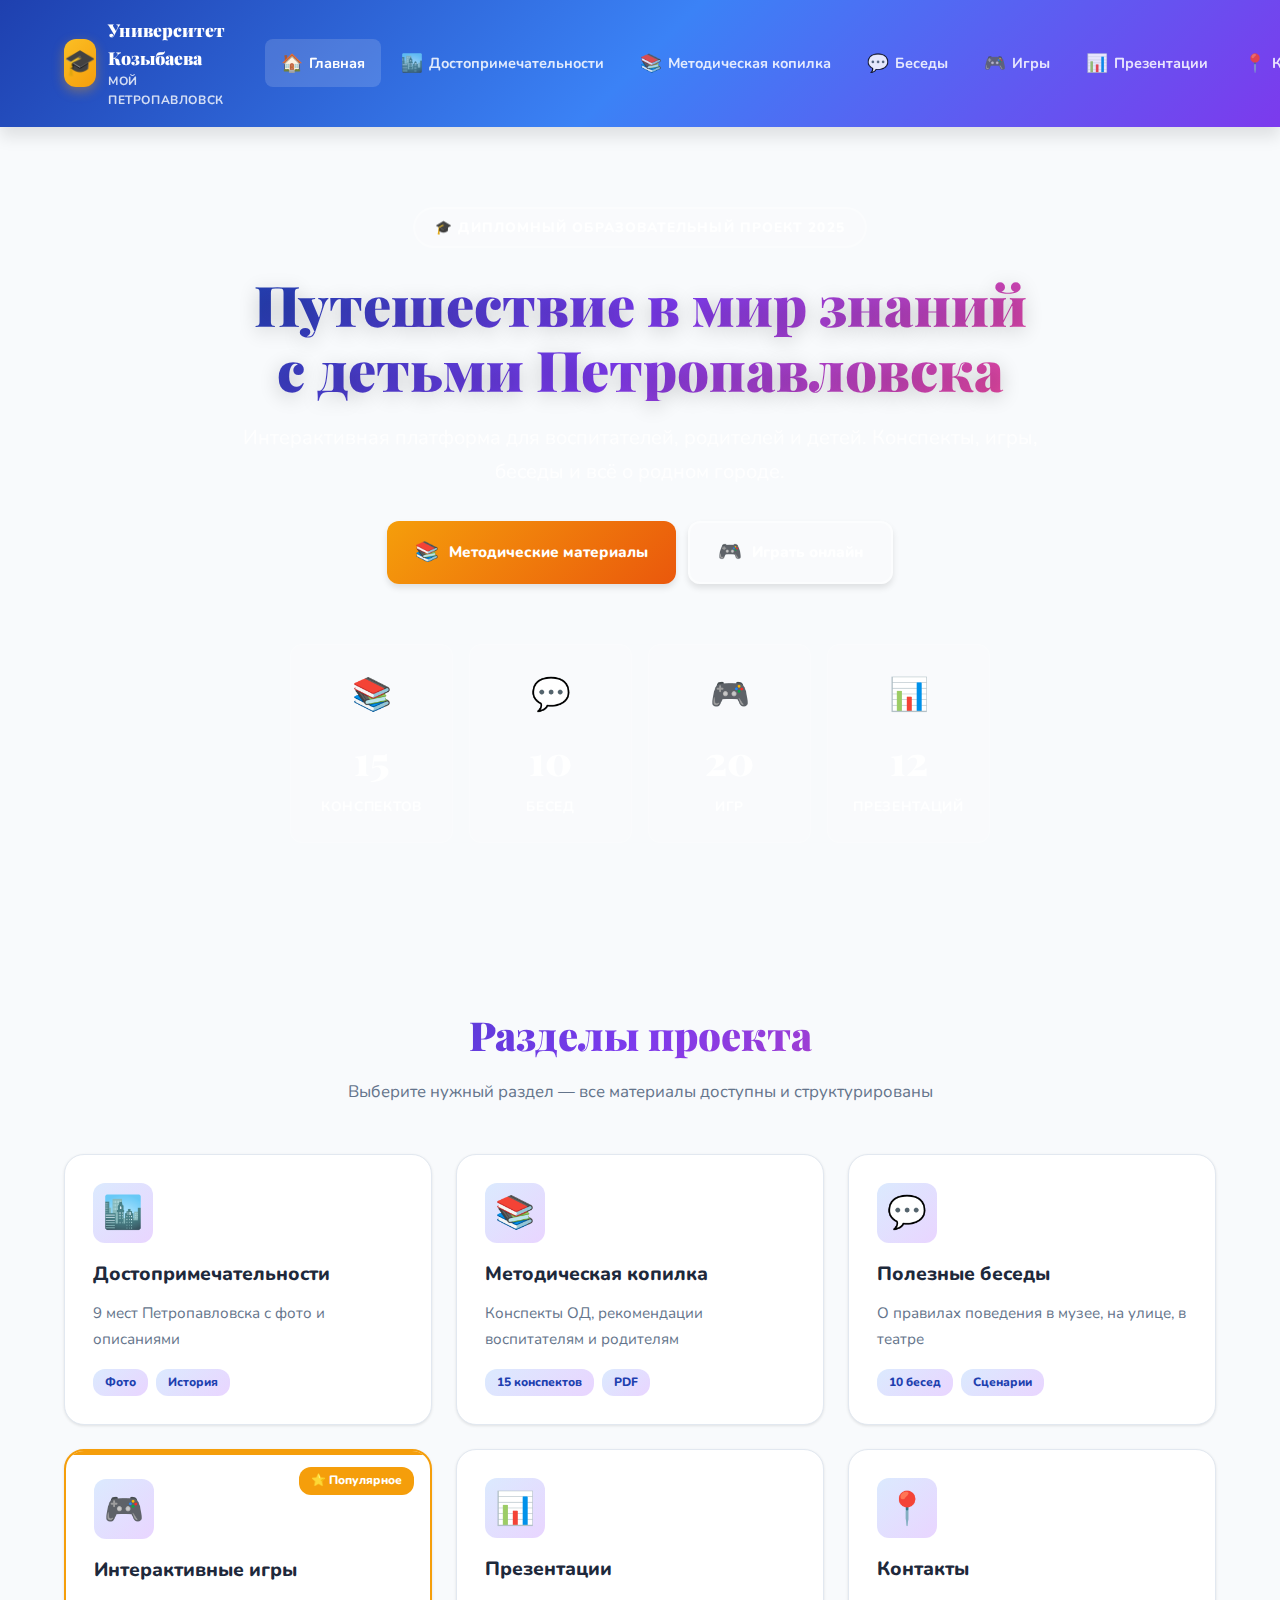
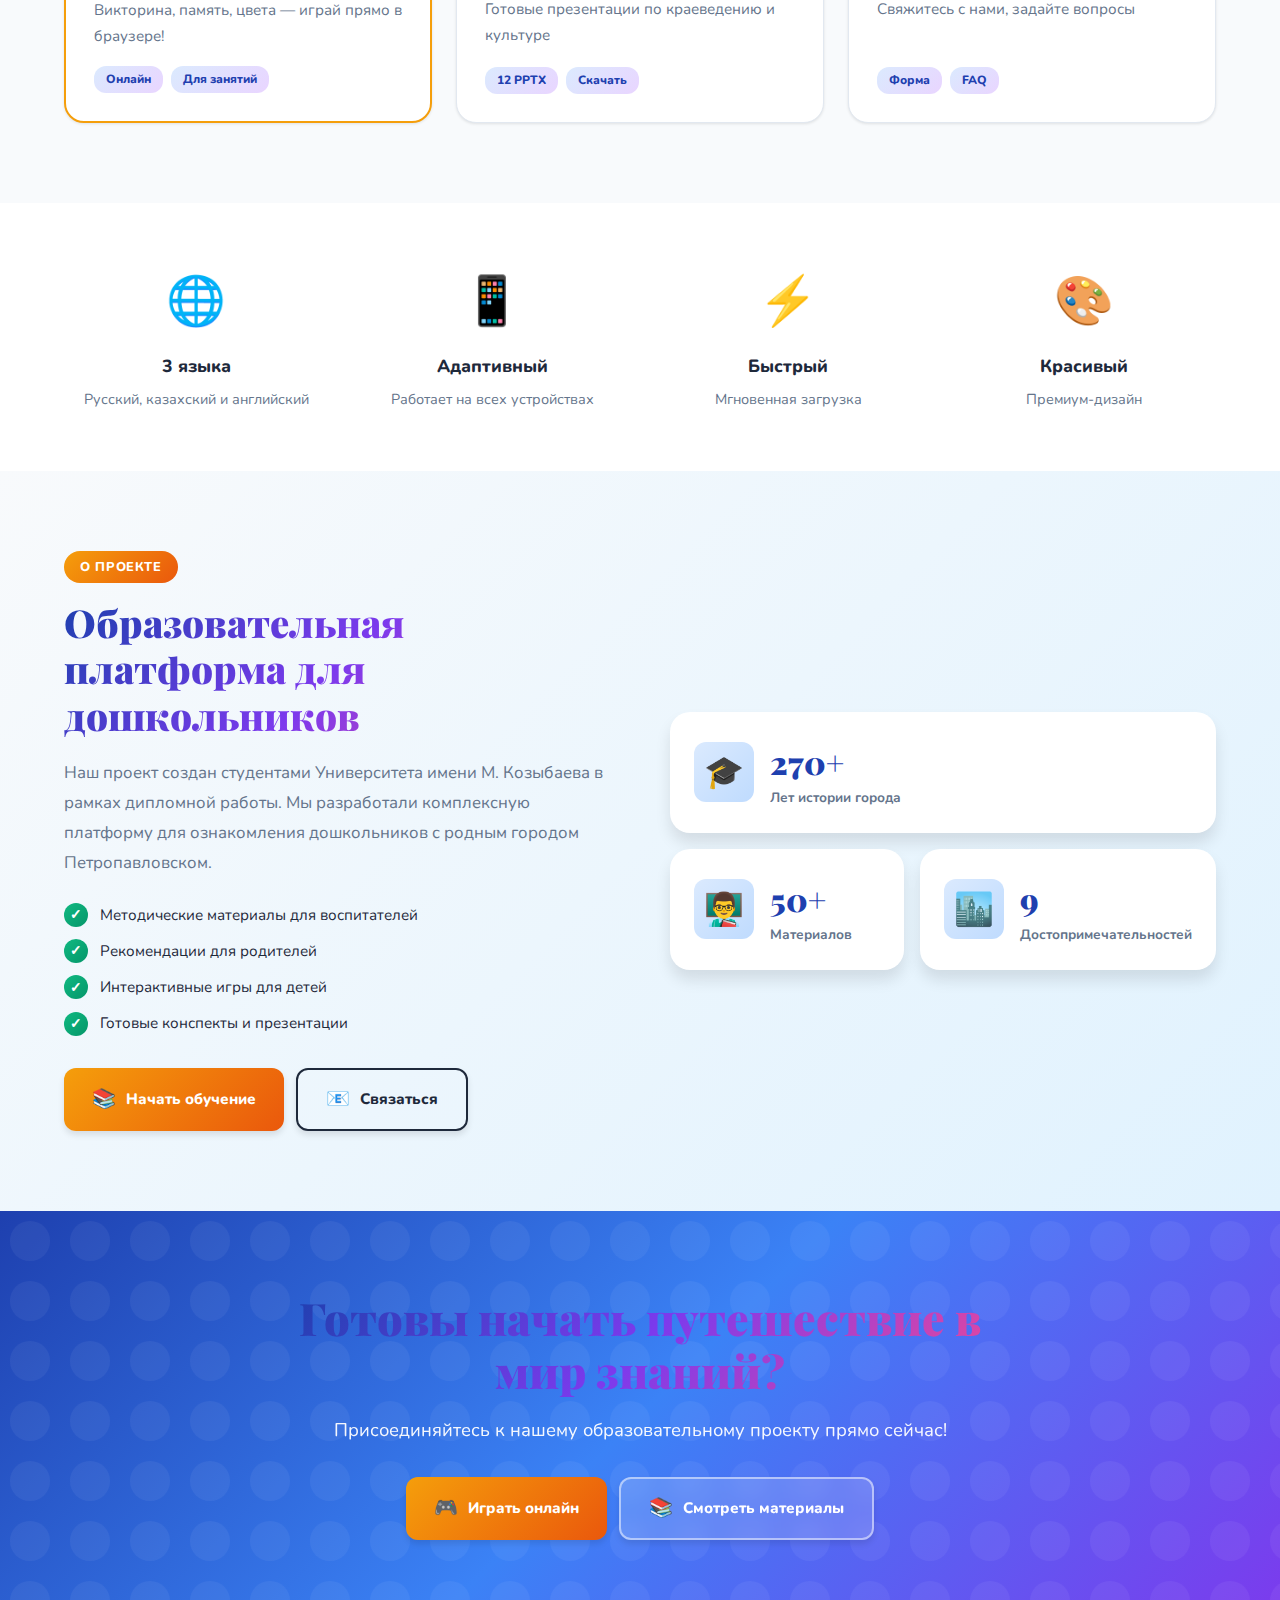
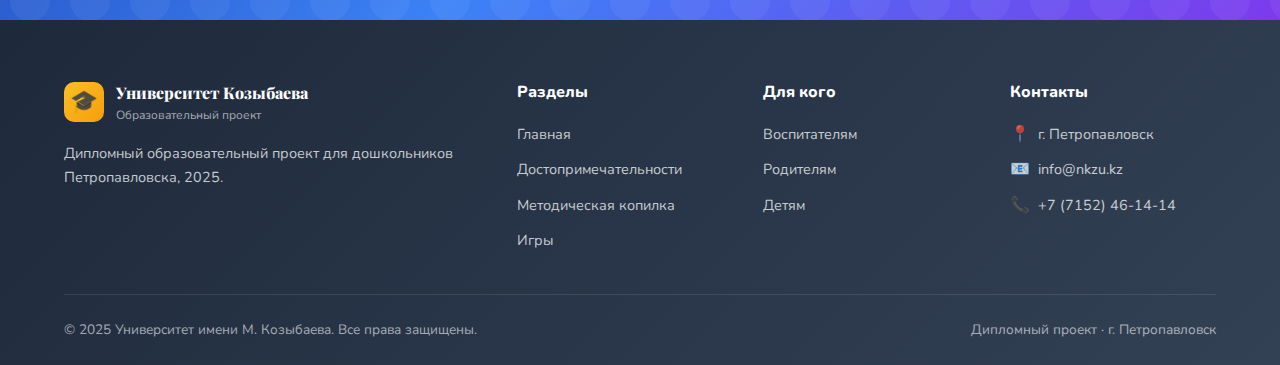
<file: index.html>
<!DOCTYPE html>
<html lang="ru">
<head>
  <meta charset="UTF-8">
  <meta name="viewport" content="width=device-width, initial-scale=1.0">
  <meta name="description" content="Образовательный проект для дошкольников Петропавловска — игры, конспекты, беседы, презентации о родном городе">
  <title>Мой Петропавловск — Образовательный проект для дошкольников</title>
  <link rel="stylesheet" href="styles.css">
</head>
<body>

<!-- ПРЕЛОАДЕР -->
<div class="preloader" id="preloader">
  <div class="preloader-content">
    <div class="preloader-logo">🎓</div>
    <div class="preloader-text">Загрузка...</div>
    <div class="preloader-bar"><div class="preloader-progress"></div></div>
  </div>
</div>

<header class="header" id="header">
  <div class="container">
    <div class="header-content">
      <a href="index.html" class="logo">
        <div class="logo-icon">🎓</div>
        <div class="logo-text">
          <div class="logo-title">Университет Козыбаева</div>
          <div class="logo-subtitle">Мой Петропавловск</div>
        </div>
      </a>
      
      <button class="mobile-menu-btn" id="mobileMenuBtn">
        <span></span>
        <span></span>
        <span></span>
      </button>
      
      <nav class="nav" id="mainNav">
        <a href="index.html" class="nav-link active"><span>🏠</span> Главная</a>
        <a href="sights.html" class="nav-link"><span>🏙️</span> Достопримечательности</a>
        <a href="methodical.html" class="nav-link"><span>📚</span> Методическая копилка</a>
        <a href="talks.html" class="nav-link"><span>💬</span> Беседы</a>
        <a href="games.html" class="nav-link"><span>🎮</span> Игры</a>
        <a href="presentations.html" class="nav-link"><span>📊</span> Презентации</a>
        <a href="contacts.html" class="nav-link"><span>📍</span> Контакты</a>
      </nav>
      
      <div class="lang-switch">
        <button class="lang-btn active" data-lang="ru">RU</button>
        <button class="lang-btn" data-lang="kz">KZ</button>
        <button class="lang-btn" data-lang="en">EN</button>
      </div>
    </div>
  </div>
</header>

<section class="hero">
  <div class="hero-bg"></div>
  <div class="container">
    <div class="hero-content">
      <div class="hero-badge">🎓 Дипломный образовательный проект 2025</div>
      <h1 class="hero-title">Путешествие в мир знаний с детьми Петропавловска</h1>
      <p class="hero-subtitle">Интерактивная платформа для воспитателей, родителей и детей. Конспекты, игры, беседы и всё о родном городе.</p>
      <div class="hero-btns">
        <a href="methodical.html" class="btn btn-primary"><span>📚</span> Методические материалы</a>
        <a href="games.html" class="btn btn-outline"><span>🎮</span> Играть онлайн</a>
      </div>
    </div>
    
    <div class="stats">
      <div class="stat"><div class="stat-icon">📚</div><div class="stat-num" data-count="15">15</div><div class="stat-label">Конспектов</div></div>
      <div class="stat"><div class="stat-icon">💬</div><div class="stat-num" data-count="10">10</div><div class="stat-label">Бесед</div></div>
      <div class="stat"><div class="stat-icon">🎮</div><div class="stat-num" data-count="20">20</div><div class="stat-label">Игр</div></div>
      <div class="stat"><div class="stat-icon">📊</div><div class="stat-num" data-count="12">12</div><div class="stat-label">Презентаций</div></div>
    </div>
  </div>
</section>

<section class="sections">
  <div class="container">
    <h2 class="section-title">Разделы проекта</h2>
    <p class="section-desc">Выберите нужный раздел — все материалы доступны и структурированы</p>
    
    <div class="sections-grid">
      <a href="sights.html" class="card">
        <div class="card-icon">🏙️</div>
        <h3>Достопримечательности</h3>
        <p>9 мест Петропавловска с фото и описаниями</p>
        <div class="card-tags"><span>Фото</span><span>История</span></div>
      </a>
      
      <a href="methodical.html" class="card">
        <div class="card-icon">📚</div>
        <h3>Методическая копилка</h3>
        <p>Конспекты ОД, рекомендации воспитателям и родителям</p>
        <div class="card-tags"><span>15 конспектов</span><span>PDF</span></div>
      </a>
      
      <a href="talks.html" class="card">
        <div class="card-icon">💬</div>
        <h3>Полезные беседы</h3>
        <p>О правилах поведения в музее, на улице, в театре</p>
        <div class="card-tags"><span>10 бесед</span><span>Сценарии</span></div>
      </a>
      
      <a href="games.html" class="card card-featured">
        <div class="featured-badge">⭐ Популярное</div>
        <div class="card-icon">🎮</div>
        <h3>Интерактивные игры</h3>
        <p>Викторина, память, цвета — играй прямо в браузере!</p>
        <div class="card-tags"><span>Онлайн</span><span>Для занятий</span></div>
      </a>
      
      <a href="presentations.html" class="card">
        <div class="card-icon">📊</div>
        <h3>Презентации</h3>
        <p>Готовые презентации по краеведению и культуре</p>
        <div class="card-tags"><span>12 PPTX</span><span>Скачать</span></div>
      </a>
      
      <a href="contacts.html" class="card">
        <div class="card-icon">📍</div>
        <h3>Контакты</h3>
        <p>Свяжитесь с нами, задайте вопросы</p>
        <div class="card-tags"><span>Форма</span><span>FAQ</span></div>
      </a>
    </div>
  </div>
</section>

<section class="features">
  <div class="container">
    <div class="features-grid">
      <div class="feature"><div class="feature-icon">🌐</div><h3>3 языка</h3><p>Русский, казахский и английский</p></div>
      <div class="feature"><div class="feature-icon">📱</div><h3>Адаптивный</h3><p>Работает на всех устройствах</p></div>
      <div class="feature"><div class="feature-icon">⚡</div><h3>Быстрый</h3><p>Мгновенная загрузка</p></div>
      <div class="feature"><div class="feature-icon">🎨</div><h3>Красивый</h3><p>Премиум-дизайн</p></div>
    </div>
  </div>
</section>

<!-- О ПРОЕКТЕ -->
<section class="about">
  <div class="container">
    <div class="about-grid">
      <div class="about-content">
        <span class="about-badge">О проекте</span>
        <h2 class="about-title">Образовательная платформа для дошкольников</h2>
        <p class="about-text">Наш проект создан студентами Университета имени М. Козыбаева в рамках дипломной работы. Мы разработали комплексную платформу для ознакомления дошкольников с родным городом Петропавловском.</p>
        <ul class="about-list">
          <li><span class="about-check">✓</span> Методические материалы для воспитателей</li>
          <li><span class="about-check">✓</span> Рекомендации для родителей</li>
          <li><span class="about-check">✓</span> Интерактивные игры для детей</li>
          <li><span class="about-check">✓</span> Готовые конспекты и презентации</li>
        </ul>
        <div class="about-btns">
          <a href="methodical.html" class="btn btn-primary"><span>📚</span> Начать обучение</a>
          <a href="contacts.html" class="btn btn-outline-dark"><span>📧</span> Связаться</a>
        </div>
      </div>
      <div class="about-image">
        <div class="about-card about-card-1">
          <div class="about-card-icon">🎓</div>
          <div class="about-card-text">
            <div class="about-card-num">270+</div>
            <div class="about-card-label">Лет истории города</div>
          </div>
        </div>
        <div class="about-card about-card-2">
          <div class="about-card-icon">👨‍🏫</div>
          <div class="about-card-text">
            <div class="about-card-num">50+</div>
            <div class="about-card-label">Материалов</div>
          </div>
        </div>
        <div class="about-card about-card-3">
          <div class="about-card-icon">🏙️</div>
          <div class="about-card-text">
            <div class="about-card-num">9</div>
            <div class="about-card-label">Достопримечательностей</div>
          </div>
        </div>
      </div>
    </div>
  </div>
</section>

<!-- ПРИЗЫВ К ДЕЙСТВИЮ -->
<section class="cta">
  <div class="container">
    <div class="cta-content">
      <h2 class="cta-title">Готовы начать путешествие в мир знаний?</h2>
      <p class="cta-text">Присоединяйтесь к нашему образовательному проекту прямо сейчас!</p>
      <div class="cta-btns">
        <a href="games.html" class="btn btn-primary btn-large"><span>🎮</span> Играть онлайн</a>
        <a href="methodical.html" class="btn btn-outline btn-large"><span>📚</span> Смотреть материалы</a>
      </div>
    </div>
  </div>
</section>

<footer class="footer">
  <div class="container">
    <div class="footer-grid">
      <div>
        <div class="footer-logo">
          <div class="footer-logo-icon">🎓</div>
          <div><div class="footer-logo-title">Университет Козыбаева</div><div class="footer-logo-sub">Образовательный проект</div></div>
        </div>
        <p class="footer-text">Дипломный образовательный проект для дошкольников Петропавловска, 2025.</p>
      </div>
      
      <div><h4>Разделы</h4><ul><li><a href="index.html">Главная</a></li><li><a href="sights.html">Достопримечательности</a></li><li><a href="methodical.html">Методическая копилка</a></li><li><a href="games.html">Игры</a></li></ul></div>
      <div><h4>Для кого</h4><ul><li><a href="methodical.html">Воспитателям</a></li><li><a href="methodical.html">Родителям</a></li><li><a href="games.html">Детям</a></li></ul></div>
      <div><h4>Контакты</h4><ul class="footer-contacts"><li><span>📍</span> г. Петропавловск</li><li><span>📧</span> info@nkzu.kz</li><li><span>📞</span> +7 (7152) 46-14-14</li></ul></div>
    </div>
    
    <div class="footer-bottom">
      <p>© 2025 Университет имени М. Козыбаева. Все права защищены.</p>
      <p>Дипломный проект · г. Петропавловск</p>
    </div>
  </div>
</footer>

<button class="scroll-top" id="scrollTop">↑</button>

<script src="script.js"></script>
</body>
</html>
</file>
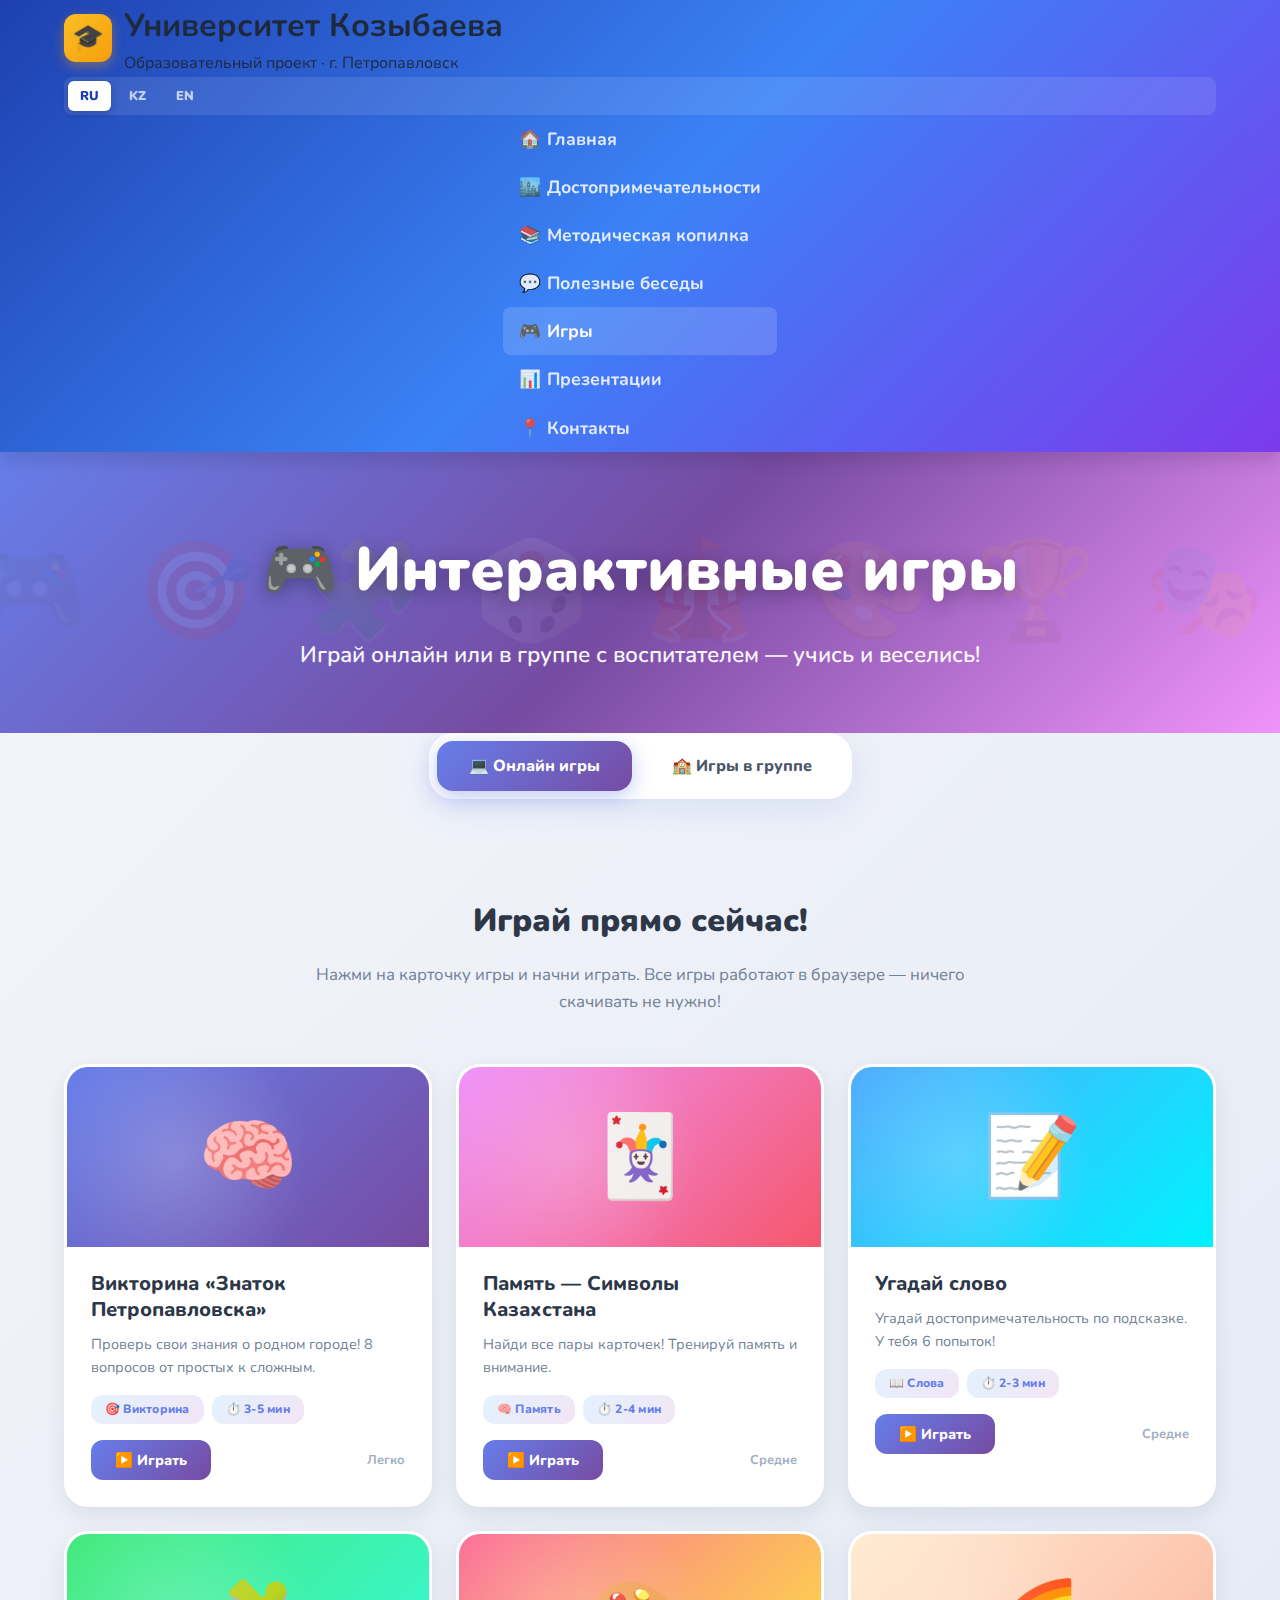
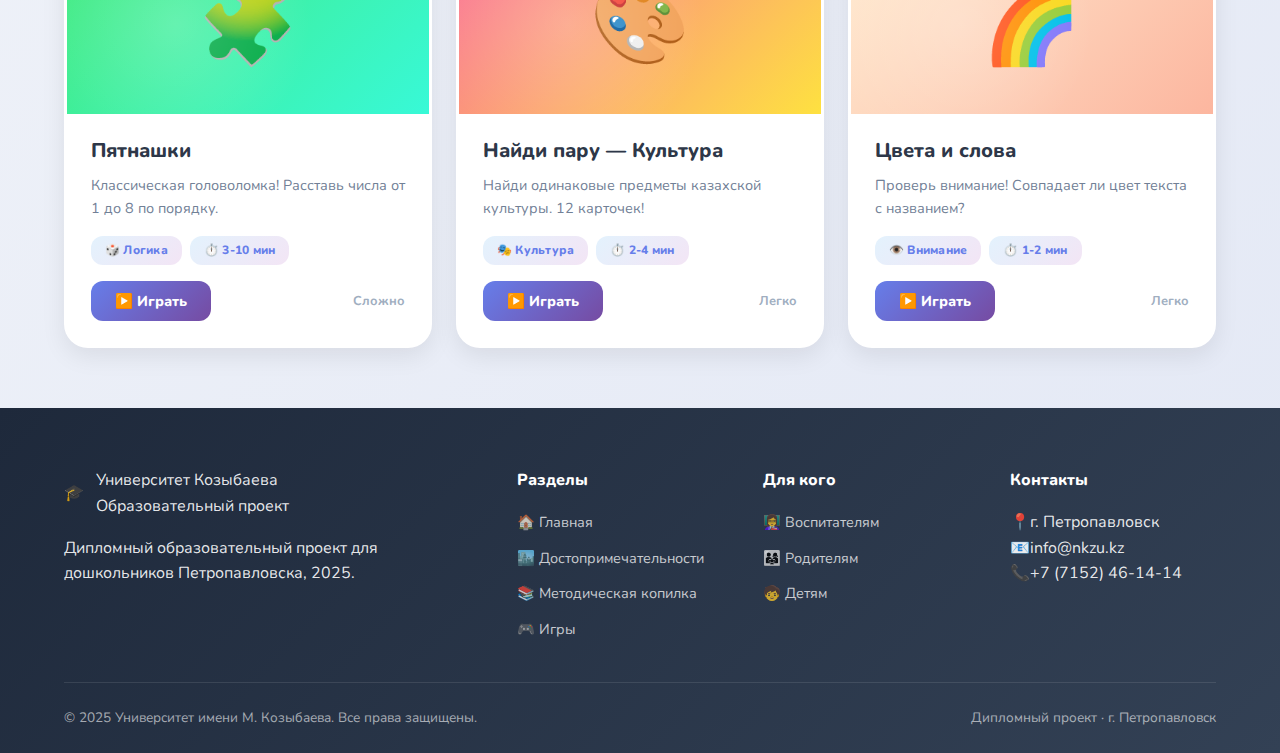
<file: games.html>
<!DOCTYPE html>
<html lang="ru">
<head>
  <meta charset="UTF-8">
  <meta name="viewport" content="width=device-width, initial-scale=1.0">
  <title>🎮 Игры — Образовательный проект Козыбаева</title>
  <link rel="stylesheet" href="styles.css">
  <link rel="stylesheet" href="games-styles.css">
</head>
<body class="games-page">

<header class="header">
  <div class="container">
    <div class="header-top">
      <a href="index.html" class="logo">
        <div class="logo-icon">🎓</div>
        <div class="logo-text">
          <h1>Университет Козыбаева</h1>
          <p>Образовательный проект · г. Петропавловск</p>
        </div>
      </a>
      <div class="lang-switch">
        <button class="lang-btn active" data-lang="ru">RU</button>
        <button class="lang-btn" data-lang="kz">KZ</button>
        <button class="lang-btn" data-lang="en">EN</button>
      </div>
    </div>
  </div>
  <nav class="nav">
    <div class="container">
      <ul class="nav-list">
        <li><a href="index.html" class="nav-link"><span class="nav-icon">🏠</span><span>Главная</span></a></li>
        <li><a href="sights.html" class="nav-link"><span class="nav-icon">🏙️</span><span>Достопримечательности</span></a></li>
        <li><a href="methodical.html" class="nav-link"><span class="nav-icon">📚</span><span>Методическая копилка</span></a></li>
        <li><a href="talks.html" class="nav-link"><span class="nav-icon">💬</span><span>Полезные беседы</span></a></li>
        <li><a href="games.html" class="nav-link active"><span class="nav-icon">🎮</span><span>Игры</span></a></li>
        <li><a href="presentations.html" class="nav-link"><span class="nav-icon">📊</span><span>Презентации</span></a></li>
        <li><a href="contacts.html" class="nav-link"><span class="nav-icon">📍</span><span>Контакты</span></a></li>
      </ul>
    </div>
  </nav>
</header>

<section class="games-hero">
  <h1>🎮 Интерактивные игры</h1>
  <p>Играй онлайн или в группе с воспитателем — учись и веселись!</p>
</section>

<section class="section">
  <div class="container">
    
    <div style="text-align:center;margin-bottom:48px">
      <div class="tabs-container">
        <button class="tab-btn active" onclick="switchTab('online-games')">
          💻 Онлайн игры
        </button>
        <button class="tab-btn" onclick="switchTab('school-games')">
          🏫 Игры в группе
        </button>
      </div>
    </div>

    <!-- === ВКЛАДКА: ОНЛАЙН ИГРЫ === -->
    <div id="online-games" class="tab-content active">
      <h2 style="font-size:2rem;font-weight:900;color:#2d3748;margin-bottom:16px;text-align:center">Играй прямо сейчас!</h2>
      <p style="text-align:center;color:#718096;font-size:1.05rem;margin-bottom:48px;max-width:700px;margin-left:auto;margin-right:auto">Нажми на карточку игры и начни играть. Все игры работают в браузере — ничего скачивать не нужно!</p>
      
      <div class="games-grid">
        
        <div class="game-card" onclick="openGame('quiz-modal')">
          <div class="game-card-image" style="background:linear-gradient(135deg,#667eea,#764ba2)">
            🧠
          </div>
          <div class="game-card-body">
            <h3 class="game-card-title">Викторина «Знаток Петропавловска»</h3>
            <p class="game-card-desc">Проверь свои знания о родном городе! 8 вопросов от простых к сложным.</p>
            <div class="game-card-meta">
              <span class="game-badge">🎯 Викторина</span>
              <span class="game-badge">⏱️ 3-5 мин</span>
            </div>
            <div class="game-card-footer">
              <button class="play-btn">▶️ Играть</button>
              <span class="difficulty">Легко</span>
            </div>
          </div>
        </div>

        <div class="game-card" onclick="openGame('memory-modal')">
          <div class="game-card-image" style="background:linear-gradient(135deg,#f093fb,#f5576c)">
            🃏
          </div>
          <div class="game-card-body">
            <h3 class="game-card-title">Память — Символы Казахстана</h3>
            <p class="game-card-desc">Найди все пары карточек! Тренируй память и внимание.</p>
            <div class="game-card-meta">
              <span class="game-badge">🧠 Память</span>
              <span class="game-badge">⏱️ 2-4 мин</span>
            </div>
            <div class="game-card-footer">
              <button class="play-btn">▶️ Играть</button>
              <span class="difficulty">Средне</span>
            </div>
          </div>
        </div>

        <div class="game-card" onclick="openGame('word-modal')">
          <div class="game-card-image" style="background:linear-gradient(135deg,#4facfe,#00f2fe)">
            📝
          </div>
          <div class="game-card-body">
            <h3 class="game-card-title">Угадай слово</h3>
            <p class="game-card-desc">Угадай достопримечательность по подсказке. У тебя 6 попыток!</p>
            <div class="game-card-meta">
              <span class="game-badge">📖 Слова</span>
              <span class="game-badge">⏱️ 2-3 мин</span>
            </div>
            <div class="game-card-footer">
              <button class="play-btn">▶️ Играть</button>
              <span class="difficulty">Средне</span>
            </div>
          </div>
        </div>

        <div class="game-card" onclick="openGame('puzzle-modal')">
          <div class="game-card-image" style="background:linear-gradient(135deg,#43e97b,#38f9d7)">
            🧩
          </div>
          <div class="game-card-body">
            <h3 class="game-card-title">Пятнашки</h3>
            <p class="game-card-desc">Классическая головоломка! Расставь числа от 1 до 8 по порядку.</p>
            <div class="game-card-meta">
              <span class="game-badge">🎲 Логика</span>
              <span class="game-badge">⏱️ 3-10 мин</span>
            </div>
            <div class="game-card-footer">
              <button class="play-btn">▶️ Играть</button>
              <span class="difficulty">Сложно</span>
            </div>
          </div>
        </div>

        <div class="game-card" onclick="openGame('pairs-modal')">
          <div class="game-card-image" style="background:linear-gradient(135deg,#fa709a,#fee140)">
            🎨
          </div>
          <div class="game-card-body">
            <h3 class="game-card-title">Найди пару — Культура</h3>
            <p class="game-card-desc">Найди одинаковые предметы казахской культуры. 12 карточек!</p>
            <div class="game-card-meta">
              <span class="game-badge">🎭 Культура</span>
              <span class="game-badge">⏱️ 2-4 мин</span>
            </div>
            <div class="game-card-footer">
              <button class="play-btn">▶️ Играть</button>
              <span class="difficulty">Легко</span>
            </div>
          </div>
        </div>

        <div class="game-card" onclick="openGame('colors-modal')">
          <div class="game-card-image" style="background:linear-gradient(135deg,#ffecd2,#fcb69f)">
            🌈
          </div>
          <div class="game-card-body">
            <h3 class="game-card-title">Цвета и слова</h3>
            <p class="game-card-desc">Проверь внимание! Совпадает ли цвет текста с названием?</p>
            <div class="game-card-meta">
              <span class="game-badge">👁️ Внимание</span>
              <span class="game-badge">⏱️ 1-2 мин</span>
            </div>
            <div class="game-card-footer">
              <button class="play-btn">▶️ Играть</button>
              <span class="difficulty">Легко</span>
            </div>
          </div>
        </div>

      </div>
    </div>

    <!-- === ВКЛАДКА: ИГРЫ В ГРУППЕ === -->
    <div id="school-games" class="tab-content">
      <h2 style="font-size:2rem;font-weight:900;color:#2d3748;margin-bottom:16px;text-align:center">Игры для занятий с детьми</h2>
      <p style="text-align:center;color:#718096;font-size:1.05rem;margin-bottom:48px;max-width:700px;margin-left:auto;margin-right:auto">Готовые сценарии подвижных, настольных и словесных игр. Для воспитателей и родителей.</p>
      
      <!-- ИГРА 1 -->
      <div class="school-game-card">
        <div class="school-game-header">
          <div class="school-game-icon">🏃</div>
          <div class="school-game-info">
            <h3>«Я иду к реке Ишим»</h3>
            <div class="school-game-tags">
              <span class="school-tag">🏃 Подвижная</span>
              <span class="school-tag">👧 4-7 лет</span>
              <span class="school-tag">👥 5-25 детей</span>
              <span class="school-tag">⏱️ 10-15 мин</span>
            </div>
          </div>
        </div>
        
        <div class="school-game-section">
          <h4>📋 Цель игры</h4>
          <p>Развитие координации движений, внимания, знакомство с рекой Ишим. Дети выполняют движения по команде воспитателя.</p>
        </div>
        
        <div class="school-game-section">
          <h4>🎯 Правила</h4>
          <ol>
            <li>Дети стоят в линию на одной стороне площадки</li>
            <li>Воспитатель называет действие (например, «идём по мостику»)</li>
            <li>Дети выполняют соответствующее движение</li>
            <li>Кто ошибается — делает шаг назад</li>
            <li>Первый дошедший до «реки» — победитель</li>
          </ol>
        </div>
        
        <div class="school-game-section">
          <h4>🎪 Варианты движений</h4>
          <ul>
            <li>«Идём по мостику» — руки в стороны, идём медленно</li>
            <li>«Плывём как рыбки» — движения руками как при плавании</li>
            <li>«Летим как утки» — машем руками-крыльями</li>
            <li>«Прыгаем через камни» — прыжки на двух ногах</li>
            <li>«Идём по берегу» — обычная ходьба</li>
          </ul>
        </div>
        
        <div class="highlight-box">
          <p><strong>💡 Совет воспитателю:</strong> Можно усложнить игру, увеличив темп или добавив свои движения. Хорошо проводить на прогулке!</p>
        </div>
      </div>

      <!-- ИГРА 2 -->
      <div class="school-game-card">
        <div class="school-game-header">
          <div class="school-game-icon">🗺️</div>
          <div class="school-game-info">
            <h3>«Найди на карте»</h3>
            <div class="school-game-tags">
              <span class="school-tag">🧩 Настольная</span>
              <span class="school-tag">👧 5-7 лет</span>
              <span class="school-tag">👥 2-6 детей</span>
              <span class="school-tag">⏱️ 15-20 мин</span>
            </div>
          </div>
        </div>
        
        <div class="school-game-section">
          <h4>📋 Цель игры</h4>
          <p>Знакомство с картой Петропавловска, развитие ориентирования, запоминание достопримечательностей.</p>
        </div>
        
        <div class="school-game-section">
          <h4>🛠️ Что понадобится</h4>
          <ul>
            <li>Большая карта Петропавловска (можно нарисовать самим)</li>
            <li>Фишки разных цветов для каждого игрока</li>
            <li>Карточки с картинками достопримечательностей</li>
          </ul>
        </div>
        
        <div class="school-game-section">
          <h4>🎯 Правила</h4>
          <ol>
            <li>Разложите карту на столе</li>
            <li>Воспитатель показывает карточку (например, «Музей»)</li>
            <li>Дети ищут это место на карте</li>
            <li>Кто первый нашёл — ставит свою фишку и получает 1 балл</li>
            <li>Игра до 5-10 баллов</li>
          </ol>
        </div>
        
        <div class="highlight-box">
          <p><strong>💡 Совет воспитателю:</strong> Перед игрой покажите детям настоящую карту города или проведите виртуальную экскурсию.</p>
        </div>
      </div>

      <!-- ИГРА 3 -->
      <div class="school-game-card">
        <div class="school-game-header">
          <div class="school-game-icon">🗣️</div>
          <div class="school-game-info">
            <h3>«Расскажи о городе»</h3>
            <div class="school-game-tags">
              <span class="school-tag">💬 Словесная</span>
              <span class="school-tag">👧 5-7 лет</span>
              <span class="school-tag">👥 1-20 детей</span>
              <span class="school-tag">⏱️ 15-25 мин</span>
            </div>
          </div>
        </div>
        
        <div class="school-game-section">
          <h4>📋 Цель игры</h4>
          <p>Развитие связной речи, умения составлять рассказ, закрепление знаний о Петропавловске.</p>
        </div>
        
        <div class="school-game-section">
          <h4>🛠️ Что понадобится</h4>
          <ul>
            <li>Карточки с изображениями мест города (10-15 штук)</li>
            <li>Мешочек или коробка для карточек</li>
          </ul>
        </div>
        
        <div class="school-game-section">
          <h4>🎯 Правила</h4>
          <ol>
            <li>Ребёнок вытягивает карточку из мешочка</li>
            <li>Рассказывает о месте: что это, где находится, что там делают</li>
            <li>Воспитатель помогает вопросами: «А ты был там? Что тебе понравилось?»</li>
            <li>Остальные дети могут дополнять рассказ</li>
            <li>Каждый участник получает 2-3 карточки</li>
          </ol>
        </div>
        
        <div class="school-game-section">
          <h4>❓ Помогающие вопросы</h4>
          <ul>
            <li>Как называется это место?</li>
            <li>Где оно находится в нашем городе?</li>
            <li>Что там можно увидеть?</li>
            <li>Кто там работает?</li>
            <li>Ты был там? Расскажи!</li>
          </ul>
        </div>
        
        <div class="highlight-box">
          <p><strong>💡 Совет воспитателю:</strong> Хвалите детей за любой ответ, помогайте наводящими вопросами. Можно записывать лучшие рассказы!</p>
        </div>
      </div>

      <!-- ИГРА 4 -->
      <div class="school-game-card">
        <div class="school-game-header">
          <div class="school-game-icon">🎨</div>
          <div class="school-game-info">
            <h3>«Нарисуй свой район»</h3>
            <div class="school-game-tags">
              <span class="school-tag">🖍️ Творческая</span>
              <span class="school-tag">👧 4-7 лет</span>
              <span class="school-tag">👥 1-30 детей</span>
              <span class="school-tag">⏱️ 25-30 мин</span>
            </div>
          </div>
        </div>
        
        <div class="school-game-section">
          <h4>📋 Цель игры</h4>
          <p>Развитие творческих способностей, закрепление знаний о своём районе, формирование любви к малой родине.</p>
        </div>
        
        <div class="school-game-section">
          <h4>🛠️ Что понадобится</h4>
          <ul>
            <li>Листы бумаги А4 или А3</li>
            <li>Цветные карандаши, фломастеры, краски</li>
            <li>Можно: наклейки, вырезки из журналов</li>
          </ul>
        </div>
        
        <div class="school-game-section">
          <h4>🎯 Ход занятия</h4>
          <ol>
            <li>Беседа: «Где вы живёте? Что есть рядом с вашим домом?»</li>
            <li>Каждый ребёнок рисует свой двор/улицу/любимое место</li>
            <li>После завершения — мини-выставка работ</li>
            <li>Каждый рассказывает о своём рисунке (1-2 минуты)</li>
            <li>Создаётся общая «Книга нашего города» из всех рисунков</li>
          </ol>
        </div>
        
        <div class="highlight-box">
          <p><strong>💡 Совет воспитателю:</strong> Можно сделать выставку в группе или подарить рисунки родителям. Отличная идея для родительского собрания!</p>
        </div>
      </div>

    </div>

  </div>
</section>

<footer class="footer">
  <div class="container">
    <div class="footer-grid">
      <div>
        <div class="footer-logo">
          <div class="footer-emblem">🎓</div>
          <div>
            <div class="footer-name">Университет Козыбаева</div>
            <div class="footer-tagline">Образовательный проект</div>
          </div>
        </div>
        <p>Дипломный образовательный проект для дошкольников Петропавловска, 2025.</p>
      </div>
      <div>
        <h4>Разделы</h4>
        <ul>
          <li><a href="index.html">🏠 Главная</a></li>
          <li><a href="sights.html">🏙️ Достопримечательности</a></li>
          <li><a href="methodical.html">📚 Методическая копилка</a></li>
          <li><a href="games.html">🎮 Игры</a></li>
        </ul>
      </div>
      <div>
        <h4>Для кого</h4>
        <ul>
          <li><a href="methodical.html">👩‍🏫 Воспитателям</a></li>
          <li><a href="methodical.html">👨‍👩‍👧 Родителям</a></li>
          <li><a href="games.html">🧒 Детям</a></li>
        </ul>
      </div>
      <div>
        <h4>Контакты</h4>
        <div class="footer-contact"><span class="footer-contact-icon">📍</span><span>г. Петропавловск</span></div>
        <div class="footer-contact"><span class="footer-contact-icon">📧</span><span>info@nkzu.kz</span></div>
        <div class="footer-contact"><span class="footer-contact-icon">📞</span><span>+7 (7152) 46-14-14</span></div>
      </div>
    </div>
    <div class="footer-bottom">
      <p>© 2025 Университет имени М. Козыбаева. Все права защищены.</p>
      <p>Дипломный проект · г. Петропавловск</p>
    </div>
  </div>
</footer>

<!-- === МОДАЛЬНЫЕ ОКНА ИГР === -->

<!-- Модалка 1: Викторина -->
<div id="quiz-modal" class="game-modal">
  <div class="game-modal-content">
    <div class="game-modal-header">
      <div class="game-modal-title">🧠 Викторина</div>
      <button class="close-btn" onclick="closeGame()">✕</button>
    </div>
    <div class="game-modal-body">
      <div class="game-container">
        <div class="game-description">
          📚 8 вопросов о Петропавловске. Выбери правильный ответ!
        </div>
        <div class="progress-bar"><div class="progress-fill" id="quiz-progress" style="width:0"></div></div>
        <div class="stat-box" style="margin-bottom:20px"><div class="stat-num" id="quiz-score" style="font-size:1.2rem;margin:0">Вопрос 1 из 8 • Очки: 0</div></div>
        <div id="quiz-question" style="font-size:1.3rem;font-weight:800;color:#2d3748;margin-bottom:24px;padding:20px;background:white;border-radius:16px;min-height:80px;display:flex;align-items:center;justify-content:center">Нажми «Начать»!</div>
        <div id="quiz-options" style="display:none;grid-template-columns:1fr 1fr;gap:12px;margin-bottom:20px"></div>
        <div id="quiz-result" style="display:none;padding:16px;border-radius:12px;margin-bottom:20px;text-align:center;font-weight:700"></div>
        <div style="text-align:center;display:flex;gap:12px;justify-content:center;flex-wrap:wrap">
          <button id="quiz-start" class="game-btn game-btn-primary" onclick="startQuiz()">🎮 Начать</button>
          <button id="quiz-next" class="game-btn game-btn-secondary" onclick="nextQuiz()" style="display:none">Далее →</button>
        </div>
      </div>
    </div>
  </div>
</div>

<!-- Модалка 2: Память -->
<div id="memory-modal" class="game-modal">
  <div class="game-modal-content">
    <div class="game-modal-header">
      <div class="game-modal-title">🃏 Память</div>
      <button class="close-btn" onclick="closeGame()">✕</button>
    </div>
    <div class="game-modal-body">
      <div class="game-container">
        <div class="game-description">
          🎯 Найди все 6 пар карточек! Переворачивай по 2 карточки за раз.
        </div>
        <div class="game-stats">
          <div class="stat-box"><div class="stat-num" id="memory-moves">0</div><div class="stat-label">Ходов</div></div>
          <div class="stat-box"><div class="stat-num" id="memory-pairs">0/6</div><div class="stat-label">Пары</div></div>
          <div class="stat-box"><div class="stat-num" id="memory-time">0:00</div><div class="stat-label">Время</div></div>
        </div>
        <div id="memory-grid" style="display:grid;grid-template-columns:repeat(4,1fr);gap:12px;max-width:500px;margin:0 auto 24px"></div>
        <div style="text-align:center">
          <button class="game-btn game-btn-primary" onclick="initMemory()">🔄 Перезапуск</button>
        </div>
      </div>
    </div>
  </div>
</div>

<!-- Модалка 3: Угадай слово -->
<div id="word-modal" class="game-modal">
  <div class="game-modal-content">
    <div class="game-modal-header">
      <div class="game-modal-title">📝 Угадай слово</div>
      <button class="close-btn" onclick="closeGame()">✕</button>
    </div>
    <div class="game-modal-body">
      <div class="game-container">
        <div id="word-hint" style="background:linear-gradient(135deg,#fef3c7,#fde68a);padding:16px;border-radius:12px;margin-bottom:20px;font-weight:700;color:#78350f">💡 Подсказка появится здесь</div>
        <div id="word-lives" style="text-align:center;font-size:2rem;margin-bottom:20px">❤️❤️❤️❤️❤️❤️</div>
        <div id="word-display" style="font-size:2.5rem;font-weight:900;letter-spacing:1rem;color:#667eea;text-align:center;margin:24px 0;font-family:monospace">_ _ _ _ _</div>
        <div id="word-keyboard" style="display:grid;grid-template-columns:repeat(auto-fit,minmax(45px,1fr));gap:8px;max-width:600px;margin:0 auto 24px"></div>
        <div style="text-align:center">
          <button class="game-btn game-btn-primary" onclick="initWord()">🔄 Новое слово</button>
        </div>
      </div>
    </div>
  </div>
</div>

<!-- Модалка 4: Пятнашки -->
<div id="puzzle-modal" class="game-modal">
  <div class="game-modal-content">
    <div class="game-modal-header">
      <div class="game-modal-title">🧩 Пятнашки</div>
      <button class="close-btn" onclick="closeGame()">✕</button>
    </div>
    <div class="game-modal-body">
      <div class="game-container">
        <div class="game-description">
          🎲 Расставь числа от 1 до 8 по порядку. Нажимай на плитки рядом с пустой клеткой!
        </div>
        <div class="stat-box" style="margin-bottom:24px"><div class="stat-num" id="puzzle-moves" style="margin:0">0</div><div class="stat-label">Ходов</div></div>
        <div id="puzzle-grid" style="display:grid;grid-template-columns:repeat(3,1fr);gap:10px;max-width:350px;margin:0 auto 24px"></div>
        <div style="text-align:center">
          <button class="game-btn game-btn-primary" onclick="initPuzzle()">🔄 Перемешать</button>
        </div>
      </div>
    </div>
  </div>
</div>

<!-- Модалка 5: Найди пару -->
<div id="pairs-modal" class="game-modal">
  <div class="game-modal-content">
    <div class="game-modal-header">
      <div class="game-modal-title">🎨 Найди пару</div>
      <button class="close-btn" onclick="closeGame()">✕</button>
    </div>
    <div class="game-modal-body">
      <div class="game-container">
        <div class="game-description">
          🎭 Найди все 6 одинаковых пар! Нажимай на карточки.
        </div>
        <div class="game-stats">
          <div class="stat-box"><div class="stat-num" id="pairs-moves">0</div><div class="stat-label">Ходов</div></div>
          <div class="stat-box"><div class="stat-num" id="pairs-found">0/6</div><div class="stat-label">Найдено</div></div>
        </div>
        <div id="pairs-grid" style="display:grid;grid-template-columns:repeat(4,1fr);gap:12px;max-width:500px;margin:0 auto 24px"></div>
        <div style="text-align:center">
          <button class="game-btn game-btn-primary" onclick="initPairs()">🔄 Перезапуск</button>
        </div>
      </div>
    </div>
  </div>
</div>

<!-- Модалка 6: Цвета -->
<div id="colors-modal" class="game-modal">
  <div class="game-modal-content">
    <div class="game-modal-header">
      <div class="game-modal-title">🌈 Цвета и слова</div>
      <button class="close-btn" onclick="closeGame()">✕</button>
    </div>
    <div class="game-modal-body">
      <div class="game-container">
        <div class="game-description">
          👁️ Проверь своё внимание! Совпадает ли ЦВЕТ текста с НАЗВАНИЕМ цвета?
        </div>
        <div class="stat-box" style="margin-bottom:24px"><div class="stat-num" id="colors-score" style="margin:0">0/0</div><div class="stat-label">Правильных</div></div>
        <div id="colors-word" style="font-size:4rem;font-weight:900;text-align:center;margin:32px 0;min-height:120px;display:flex;align-items:center;justify-content:center">КРАСНЫЙ</div>
        <div style="display:flex;gap:16px;justify-content:center;flex-wrap:wrap">
          <button id="colors-yes" class="game-btn game-btn-secondary" style="font-size:1.3rem;padding:20px 48px">✓ Да</button>
          <button id="colors-no" class="game-btn game-btn-primary" style="font-size:1.3rem;padding:20px 48px">✗ Нет</button>
        </div>
      </div>
    </div>
  </div>
</div>

<style>
  /* Стили для карточек игр в модалках */
  .quiz-option{padding:16px;background:white;border:3px solid #e2e8f0;border-radius:12px;font-weight:700;cursor:pointer;transition:all .3s ease;text-align:left}
  .quiz-option:hover{border-color:#667eea;background:linear-gradient(135deg,#e3f2fd,#f3e5f5);transform:translateY(-2px)}
  .quiz-option.correct{border-color:#48bb78;background:linear-gradient(135deg,#c6f6d5,#9ae6b4);color:#22543d}
  .quiz-option.wrong{border-color:#f56565;background:linear-gradient(135deg,#fed7d7,#fc8181);color:#742a2a}
  .memory-card,.pair-card{aspect-ratio:1;background:linear-gradient(135deg,#667eea,#764ba2);border-radius:16px;cursor:pointer;display:flex;align-items:center;justify-content:center;font-size:2.5rem;transition:all .3s ease;box-shadow:0 4px 12px rgba(0,0,0,.2)}
  .memory-card:hover,.pair-card:hover{transform:scale(1.05)}
  .memory-card.flipped,.pair-card.flipped{background:white;border:3px solid #667eea}
  .memory-card.matched,.pair-card.matched{background:linear-gradient(135deg,#48bb78,#38a169)}
  .word-key{padding:12px;background:white;border:2px solid #e2e8f0;border-radius:10px;font-weight:800;font-size:1.1rem;cursor:pointer;transition:all .2s ease;text-transform:uppercase}
  .word-key:hover{background:#667eea;color:white;transform:scale(1.1)}
  .word-key.used{background:#cbd5e0;color:#a0aec0;cursor:not-allowed}
  .puzzle-tile{aspect-ratio:1;background:linear-gradient(135deg,#667eea,#764ba2);border-radius:16px;display:flex;align-items:center;justify-content:center;font-size:2.5rem;font-weight:900;color:white;cursor:pointer;transition:all .3s ease;box-shadow:0 4px 12px rgba(0,0,0,.2)}
  .puzzle-tile:hover{transform:scale(1.05)}
  .puzzle-tile.empty{background:#e2e8f0;cursor:default}
</style>

<script src="script.js"></script>
<script src="games-scripts.js"></script>
</body>
</html>
</file>
<file: styles.css>
@import url('https://fonts.googleapis.com/css2?family=Nunito:wght@400;600;700;800;900&family=Playfair+Display:wght@700;800;900&display=swap');

:root {
  --primary: #1e40af;
  --primary-light: #3b82f6;
  --secondary: #7c3aed;
  --accent: #f59e0b;
  --success: #10b981;
  --bg: #f8fafc;
  --white: #ffffff;
  --text: #1e293b;
  --text-light: #64748b;
  --border: #e2e8f0;
  --shadow: 0 1px 3px rgba(0,0,0,.1);
  --shadow-md: 0 4px 6px rgba(0,0,0,.1);
  --shadow-lg: 0 10px 15px rgba(0,0,0,.1);
  --shadow-xl: 0 20px 25px rgba(0,0,0,.1);
  --radius: 12px;
  --radius-lg: 20px;
  --transition: all 0.3s cubic-bezier(0.4,0,0.2,1);
  --font-sans: 'Nunito', -apple-system, sans-serif;
  --font-serif: 'Playfair Display', Georgia, serif;
}

* { margin: 0; padding: 0; box-sizing: border-box; }
html { scroll-behavior: smooth; font-size: 16px; }
body { font-family: var(--font-sans); background: var(--bg); color: var(--text); line-height: 1.6; overflow-x: hidden; }
a { text-decoration: none; color: inherit; }
img { max-width: 100%; display: block; }
button { font-family: inherit; cursor: pointer; border: none; }
ul { list-style: none; }

.container { max-width: 1200px; margin: 0 auto; padding: 0 24px; }

/* === ПРЕЛОАДЕР === */
.preloader { position: fixed; inset: 0; background: linear-gradient(135deg, var(--primary) 0%, var(--primary-light) 50%, var(--secondary) 100%); display: flex; align-items: center; justify-content: center; z-index: 99999; transition: opacity .5s, visibility .5s; }
.preloader.hidden { opacity: 0; visibility: hidden; }
.preloader-content { text-align: center; }
.preloader-logo { font-size: 5rem; margin-bottom: 24px; animation: bounce 1s infinite; }
.preloader-text { color: white; font-size: 1.2rem; font-weight: 800; margin-bottom: 16px; }
.preloader-bar { width: 200px; height: 4px; background: rgba(255,255,255,.2); border-radius: 4px; overflow: hidden; }
.preloader-progress { height: 100%; background: white; border-radius: 4px; animation: loading 1.5s ease-in-out infinite; }
@keyframes bounce { 0%, 100% { transform: translateY(0); } 50% { transform: translateY(-20px); } }
@keyframes loading { 0% { width: 0%; } 50% { width: 70%; } 100% { width: 100%; } }

/* === HEADER === */
.header { background: linear-gradient(135deg, var(--primary) 0%, var(--primary-light) 50%, var(--secondary) 100%); position: sticky; top: 0; z-index: 1000; box-shadow: var(--shadow-lg); }
.header-content { display: flex; align-items: center; justify-content: space-between; padding: 16px 0; gap: 24px; }

.logo { display: flex; align-items: center; gap: 12px; transition: var(--transition); }
.logo:hover { transform: scale(1.02); }
.logo-icon { width: 48px; height: 48px; background: linear-gradient(135deg, #fbbf24, #f59e0b); border-radius: 12px; display: flex; align-items: center; justify-content: center; font-size: 1.6rem; box-shadow: 0 4px 12px rgba(245,158,11,.4); }
.logo-text { display: flex; flex-direction: column; }
.logo-title { font-size: 1.1rem; font-weight: 900; color: var(--white); font-family: var(--font-serif); }
.logo-subtitle { font-size: .75rem; color: rgba(255,255,255,.8); font-weight: 700; text-transform: uppercase; letter-spacing: .05em; }

.mobile-menu-btn { display: none; flex-direction: column; gap: 5px; background: none; padding: 8px; }
.mobile-menu-btn span { width: 24px; height: 3px; background: white; border-radius: 2px; transition: var(--transition); }
.mobile-menu-btn.active span:nth-child(1) { transform: rotate(45deg) translateY(8px); }
.mobile-menu-btn.active span:nth-child(2) { opacity: 0; }
.mobile-menu-btn.active span:nth-child(3) { transform: rotate(-45deg) translateY(-8px); }

.nav { display: flex; gap: 4px; }
.nav-link { display: flex; align-items: center; gap: 6px; padding: 10px 16px; border-radius: 8px; font-size: .9rem; font-weight: 700; color: rgba(255,255,255,.85); transition: var(--transition); white-space: nowrap; }
.nav-link:hover, .nav-link.active { background: rgba(255,255,255,.15); color: white; }
.nav-link span { font-size: 1.1rem; }

.lang-switch { display: flex; gap: 6px; background: rgba(255,255,255,.1); padding: 4px; border-radius: 8px; }
.lang-btn { padding: 6px 12px; border-radius: 6px; font-size: .8rem; font-weight: 900; color: rgba(255,255,255,.7); background: none; transition: var(--transition); }
.lang-btn:hover { background: rgba(255,255,255,.15); color: white; }
.lang-btn.active { background: white; color: var(--primary); box-shadow: 0 2px 8px rgba(0,0,0,.2); }

/* === HERO === */
.hero { position: relative; padding: 80px 0; overflow: hidden; color: white; }
.hero-bg { position: absolute; inset: 0; background: linear-gradient(135deg, var(--primary) 0%, var(--primary-light) 40%, var(--secondary) 80%, #ec4899 100%); z-index: 0; }
.hero-bg::before { content: ''; position: absolute; inset: 0; background: url("data:image/svg+xml,%3Csvg width='60' height='60' xmlns='http://www.w3.org/2000/svg'%3E%3Cg fill='%23ffffff' fill-opacity='0.03'%3E%3Ccircle cx='30' cy='30' r='20'/%3E%3C/g%3E%3C/svg%3E"); }
.hero > * { position: relative; z-index: 1; }
.hero-content { text-align: center; max-width: 800px; margin: 0 auto 60px; }
.hero-badge { display: inline-block; background: rgba(255,255,255,.15); border: 2px solid rgba(255,255,255,.3); padding: 8px 20px; border-radius: 24px; font-size: .85rem; font-weight: 800; letter-spacing: .08em; text-transform: uppercase; margin-bottom: 24px; backdrop-filter: blur(10px); }
.hero-title { font-family: var(--font-serif); font-size: clamp(2rem, 5vw, 3.5rem); font-weight: 900; line-height: 1.15; margin-bottom: 20px; text-shadow: 0 4px 20px rgba(0,0,0,.2); }
.hero-subtitle { font-size: clamp(1rem, 2vw, 1.25rem); opacity: .95; margin-bottom: 32px; line-height: 1.7; }
.hero-btns { display: flex; gap: 12px; justify-content: center; flex-wrap: wrap; }

.btn { display: inline-flex; align-items: center; gap: 10px; padding: 14px 28px; border-radius: var(--radius); font-weight: 800; font-size: .95rem; transition: var(--transition); box-shadow: var(--shadow-md); }
.btn span { font-size: 1.2rem; }
.btn-primary { background: linear-gradient(135deg, var(--accent), #ea580c); color: white; }
.btn-primary:hover { transform: translateY(-3px); box-shadow: var(--shadow-xl); }
.btn-outline { background: rgba(255,255,255,.15); border: 2px solid rgba(255,255,255,.5); color: white; backdrop-filter: blur(10px); }
.btn-outline:hover { background: rgba(255,255,255,.25); border-color: white; transform: translateY(-3px); }

.stats { display: grid; grid-template-columns: repeat(auto-fit, minmax(150px, 1fr)); gap: 16px; max-width: 700px; margin: 0 auto; }
.stat { background: rgba(255,255,255,.15); backdrop-filter: blur(20px); border: 1px solid rgba(255,255,255,.2); border-radius: var(--radius); padding: 24px 20px; text-align: center; transition: var(--transition); }
.stat:hover { transform: translateY(-4px); background: rgba(255,255,255,.2); }
.stat-icon { font-size: 2rem; margin-bottom: 8px; }
.stat-num { font-family: var(--font-serif); font-size: 2.5rem; font-weight: 900; margin-bottom: 4px; }
.stat-label { font-size: .85rem; font-weight: 700; opacity: .9; text-transform: uppercase; letter-spacing: .05em; }

/* === SECTIONS === */
.sections { padding: 80px 0; }
.section-title { font-family: var(--font-serif); font-size: clamp(1.8rem, 4vw, 2.5rem); font-weight: 900; text-align: center; margin-bottom: 12px; color: var(--text); }
.section-desc { text-align: center; color: var(--text-light); font-size: 1.05rem; margin-bottom: 48px; max-width: 600px; margin-left: auto; margin-right: auto; }

.sections-grid { display: grid; grid-template-columns: repeat(auto-fill, minmax(300px, 1fr)); gap: 24px; }

.card { background: white; border-radius: var(--radius-lg); padding: 28px; box-shadow: var(--shadow); border: 1px solid var(--border); transition: var(--transition); position: relative; overflow: hidden; display: flex; flex-direction: column; }
.card::before { content: ''; position: absolute; top: 0; left: 0; right: 0; height: 4px; background: linear-gradient(90deg, var(--primary), var(--secondary), #ec4899); transform: scaleX(0); transform-origin: left; transition: transform .4s; }
.card:hover { transform: translateY(-8px); box-shadow: var(--shadow-xl); border-color: var(--primary-light); }
.card:hover::before { transform: scaleX(1); }

.card-icon { width: 60px; height: 60px; background: linear-gradient(135deg, #dbeafe, #e9d5ff); border-radius: var(--radius); display: flex; align-items: center; justify-content: center; font-size: 2rem; margin-bottom: 16px; }
.card h3 { font-size: 1.2rem; font-weight: 800; margin-bottom: 12px; color: var(--text); }
.card p { color: var(--text-light); font-size: .95rem; margin-bottom: 16px; line-height: 1.7; flex: 1; }
.card-tags { display: flex; gap: 8px; flex-wrap: wrap; }
.card-tags span { background: linear-gradient(135deg, #dbeafe, #e9d5ff); color: var(--primary); padding: 4px 12px; border-radius: 12px; font-size: .75rem; font-weight: 800; }

.card-featured { border: 2px solid var(--accent); }
.card-featured::before { background: var(--accent); transform: scaleX(1); }
.featured-badge { position: absolute; top: 16px; right: 16px; background: var(--accent); color: white; padding: 4px 12px; border-radius: 12px; font-size: .75rem; font-weight: 800; }

/* === FEATURES === */
.features { background: white; padding: 60px 0; }
.features-grid { display: grid; grid-template-columns: repeat(auto-fit, minmax(200px, 1fr)); gap: 32px; }
.feature { text-align: center; }
.feature-icon { font-size: 3rem; margin-bottom: 12px; }
.feature h3 { font-size: 1.1rem; font-weight: 800; margin-bottom: 8px; color: var(--text); }
.feature p { color: var(--text-light); font-size: .9rem; }

/* === О ПРОЕКТЕ === */
.about { padding: 80px 0; background: linear-gradient(135deg, #f8fafc 0%, #e0f2fe 100%); }
.about-grid { display: grid; grid-template-columns: 1fr 1fr; gap: 60px; align-items: center; }
.about-badge { display: inline-block; background: linear-gradient(135deg, var(--accent), #ea580c); color: white; padding: 6px 16px; border-radius: 20px; font-size: .8rem; font-weight: 800; text-transform: uppercase; letter-spacing: .05em; margin-bottom: 16px; }
.about-title { font-family: var(--font-serif); font-size: clamp(1.8rem, 3vw, 2.5rem); font-weight: 900; margin-bottom: 20px; color: var(--text); line-height: 1.2; }
.about-text { font-size: 1.05rem; color: var(--text-light); line-height: 1.8; margin-bottom: 24px; }
.about-list { display: flex; flex-direction: column; gap: 12px; margin-bottom: 32px; }
.about-list li { display: flex; align-items: center; gap: 12px; font-size: .95rem; color: var(--text); }
.about-check { width: 24px; height: 24px; background: linear-gradient(135deg, var(--success), #059669); color: white; border-radius: 50%; display: flex; align-items: center; justify-content: center; font-size: .9rem; font-weight: 900; flex-shrink: 0; }
.about-btns { display: flex; gap: 12px; flex-wrap: wrap; }
.btn-outline-dark { background: transparent; border: 2px solid var(--text); color: var(--text); }
.btn-outline-dark:hover { background: var(--text); color: white; }

.about-image { position: relative; display: grid; grid-template-columns: 1fr 1fr; gap: 16px; }
.about-card { background: white; border-radius: var(--radius-lg); padding: 24px; box-shadow: var(--shadow-lg); display: flex; gap: 16px; align-items: center; transition: var(--transition); }
.about-card:hover { transform: translateY(-8px); box-shadow: var(--shadow-xl); }
.about-card-1 { grid-column: 1 / 3; }
.about-card-icon { width: 60px; height: 60px; background: linear-gradient(135deg, #dbeafe, #bfdbfe); border-radius: var(--radius); display: flex; align-items: center; justify-content: center; font-size: 2rem; flex-shrink: 0; }
.about-card-num { font-family: var(--font-serif); font-size: 2rem; font-weight: 900; color: var(--primary); }
.about-card-label { font-size: .85rem; color: var(--text-light); font-weight: 700; }

/* === CTA === */
.cta { padding: 80px 0; background: linear-gradient(135deg, var(--primary) 0%, var(--primary-light) 50%, var(--secondary) 100%); color: white; position: relative; overflow: hidden; }
.cta::before { content: ''; position: absolute; inset: 0; background: url("data:image/svg+xml,%3Csvg width='60' height='60' xmlns='http://www.w3.org/2000/svg'%3E%3Cg fill='%23ffffff' fill-opacity='0.05'%3E%3Ccircle cx='30' cy='30' r='20'/%3E%3C/g%3E%3C/svg%3E"); }
.cta-content { text-align: center; position: relative; z-index: 1; max-width: 700px; margin: 0 auto; }
.cta-title { font-family: var(--font-serif); font-size: clamp(1.8rem, 4vw, 2.8rem); font-weight: 900; margin-bottom: 16px; line-height: 1.2; }
.cta-text { font-size: 1.15rem; opacity: .95; margin-bottom: 32px; line-height: 1.7; }
.cta-btns { display: flex; gap: 12px; justify-content: center; flex-wrap: wrap; }

/* === FOOTER === */
.footer { background: linear-gradient(135deg, #1e293b, #334155); color: rgba(255,255,255,.9); padding: 60px 0 24px; }
.footer-grid { display: grid; grid-template-columns: 2fr 1fr 1fr 1fr; gap: 40px; margin-bottom: 40px; }
.footer h4 { font-size: 1rem; font-weight: 800; color: white; margin-bottom: 16px; }
.footer ul { display: flex; flex-direction: column; gap: 10px; }
.footer ul li a { font-size: .9rem; color: rgba(255,255,255,.75); transition: color .2s; }
.footer ul li a:hover { color: var(--accent); }
.footer-logo { display: flex; align-items: center; gap: 12px; margin-bottom: 16px; }
.footer-logo-icon { width: 40px; height: 40px; background: linear-gradient(135deg, #fbbf24, #f59e0b); border-radius: 10px; display: flex; align-items: center; justify-content: center; font-size: 1.4rem; }
.footer-logo-title { font-family: var(--font-serif); font-size: 1rem; font-weight: 800; color: white; }
.footer-logo-sub { font-size: .75rem; color: rgba(255,255,255,.6); }
.footer-text { font-size: .9rem; line-height: 1.7; color: rgba(255,255,255,.75); }
.footer-contacts { display: flex; flex-direction: column; gap: 10px; }
.footer-contacts li { display: flex; align-items: center; gap: 8px; font-size: .9rem; color: rgba(255,255,255,.75); }
.footer-contacts span:first-child { font-size: 1rem; }
.footer-bottom { border-top: 1px solid rgba(255,255,255,.1); padding-top: 24px; display: flex; justify-content: space-between; align-items: center; flex-wrap: wrap; gap: 12px; }
.footer-bottom p { font-size: .85rem; color: rgba(255,255,255,.6); }

/* === SCROLL TO TOP === */
.scroll-top { position: fixed; bottom: 32px; right: 32px; width: 48px; height: 48px; background: linear-gradient(135deg, var(--primary), var(--secondary)); color: white; border-radius: 50%; font-size: 1.5rem; display: none; align-items: center; justify-content: center; box-shadow: var(--shadow-lg); transition: var(--transition); z-index: 999; }
.scroll-top.visible { display: flex; }
.scroll-top:hover { transform: translateY(-4px); box-shadow: var(--shadow-xl); }

/* === ANIMATIONS === */
@keyframes fadeUp { from { opacity: 0; transform: translateY(30px); } to { opacity: 1; transform: translateY(0); } }
.fade-up { animation: fadeUp .7s ease both; }

@keyframes slideInLeft { from { opacity: 0; transform: translateX(-50px); } to { opacity: 1; transform: translateX(0); } }
@keyframes slideInRight { from { opacity: 0; transform: translateX(50px); } to { opacity: 1; transform: translateX(0); } }
@keyframes scaleIn { from { opacity: 0; transform: scale(0.8); } to { opacity: 1; transform: scale(1); } }
@keyframes rotateIn { from { opacity: 0; transform: rotate(-10deg); } to { opacity: 1; transform: rotate(0); } }

/* Применяем разные анимации к элементам */
.card:nth-child(odd) { animation: slideInLeft .7s ease both; animation-play-state: paused; }
.card:nth-child(even) { animation: slideInRight .7s ease both; animation-play-state: paused; }
.card.fade-up { animation-play-state: running; }

.stat { animation: scaleIn .5s ease both; }
.stat:nth-child(1) { animation-delay: .1s; }
.stat:nth-child(2) { animation-delay: .2s; }
.stat:nth-child(3) { animation-delay: .3s; }
.stat:nth-child(4) { animation-delay: .4s; }

/* Улучшенные hover-эффекты */
.card::after { content: ''; position: absolute; inset: 0; background: linear-gradient(135deg, rgba(30,64,175,.05), rgba(124,58,237,.05)); opacity: 0; transition: opacity .3s; pointer-events: none; border-radius: var(--radius-lg); }
.card:hover::after { opacity: 1; }

.btn { position: relative; overflow: hidden; }
.btn::before { content: ''; position: absolute; top: 50%; left: 50%; width: 0; height: 0; background: rgba(255,255,255,.3); border-radius: 50%; transform: translate(-50%, -50%); transition: width .5s, height .5s; }
.btn:hover::before { width: 300px; height: 300px; }

/* Пульсация для featured карточки */
@keyframes pulse { 0%, 100% { box-shadow: 0 0 0 0 rgba(245,158,11,.7); } 50% { box-shadow: 0 0 0 20px rgba(245,158,11,0); } }
.card-featured { animation: pulse 2s infinite; }

/* Эффект свечения для иконок */
.card-icon, .feature-icon, .about-card-icon, .stat-icon { transition: var(--transition); }
.card:hover .card-icon, .feature:hover .feature-icon, .about-card:hover .about-card-icon { transform: scale(1.1) rotate(5deg); filter: drop-shadow(0 0 10px rgba(30,64,175,.3)); }
.stat:hover .stat-icon { transform: scale(1.2) rotate(-5deg); }

/* Градиентный текст для заголовков */
.hero-title, .section-title, .about-title, .cta-title { background: linear-gradient(135deg, var(--primary), var(--secondary), #ec4899); -webkit-background-clip: text; -webkit-text-fill-color: transparent; background-clip: text; }

/* Эффект параллакса для hero-bg */
.hero-bg { background-attachment: fixed; background-size: cover; }

/* === MOBILE === */
@media (max-width: 1024px) {
  .footer-grid { grid-template-columns: 1fr 1fr; gap: 32px; }
  .about-grid { grid-template-columns: 1fr; gap: 40px; }
  .about-image { max-width: 500px; margin: 0 auto; }
}

@media (max-width: 768px) {
  .container { padding: 0 16px; }
  .header-content { padding: 12px 0; }
  
  .mobile-menu-btn { display: flex; }
  
  .nav { position: absolute; top: 100%; left: 0; right: 0; background: var(--primary); flex-direction: column; gap: 0; padding: 16px; max-height: 0; overflow: hidden; transition: max-height .3s; box-shadow: var(--shadow-lg); }
  .nav.active { max-height: 500px; }
  .nav-link { padding: 12px 16px; justify-content: flex-start; }
  
  .lang-switch { order: -1; }
  
  .hero { padding: 60px 0; }
  .hero-content { margin-bottom: 48px; }
  .hero-btns { flex-direction: column; }
  .btn { width: 100%; justify-content: center; }
  
  .stats { grid-template-columns: 1fr 1fr; gap: 12px; }
  
  .sections { padding: 60px 0; }
  .sections-grid { grid-template-columns: 1fr; gap: 20px; }
  
  .features-grid { grid-template-columns: 1fr 1fr; gap: 24px; }
  
  .about { padding: 60px 0; }
  .about-image { grid-template-columns: 1fr; }
  .about-card-1 { grid-column: 1; }
  
  .cta { padding: 60px 0; }
  .cta-btns { flex-direction: column; align-items: stretch; }
  
  .footer-grid { grid-template-columns: 1fr; gap: 28px; }
  .footer-bottom { flex-direction: column; text-align: center; }
}

@media (max-width: 480px) {
  .stats { grid-template-columns: 1fr; }
  .features-grid { grid-template-columns: 1fr; }
  .scroll-top { bottom: 20px; right: 20px; width: 44px; height: 44px; }
}
</file>
<file: games-styles.css>
/* =====================================================
   🎮 СТИЛИ ДЛЯ РАЗДЕЛА ИГР
   Университет Козыбаева — Образовательный проект
   ===================================================== */

/* === ОБЩИЕ СТИЛИ ИГР === */
.games-page {
  background: linear-gradient(135deg, #f5f7fa 0%, #e3e8f5 100%);
  min-height: 100vh;
}

.games-hero {
  background: linear-gradient(135deg, #667eea 0%, #764ba2 50%, #f093fb 100%);
  padding: 70px 24px 60px;
  text-align: center;
  color: white;
  position: relative;
  overflow: hidden;
}

.games-hero::before {
  content: '🎮🎯🧩🎲🎪🎨🏆🎭';
  position: absolute;
  font-size: 6rem;
  opacity: 0.08;
  top: 50%;
  left: 50%;
  transform: translate(-50%, -50%);
  letter-spacing: 3rem;
  animation: float-rotate 25s linear infinite;
  white-space: nowrap;
}

@keyframes float-rotate {
  0% { transform: translate(-50%, -50%) rotate(0deg) scale(1); }
  50% { transform: translate(-50%, -50%) rotate(180deg) scale(1.1); }
  100% { transform: translate(-50%, -50%) rotate(360deg) scale(1); }
}

.games-hero h1 {
  font-size: clamp(2rem, 5vw, 3.8rem);
  margin-bottom: 18px;
  text-shadow: 0 4px 20px rgba(0,0,0,.3);
  position: relative;
  z-index: 1;
  font-weight: 900;
}

.games-hero p {
  font-size: clamp(1rem, 2vw, 1.4rem);
  opacity: .95;
  position: relative;
  z-index: 1;
  font-weight: 600;
}

/* === ВКЛАДКИ === */
.tabs-container {
  background: white;
  border-radius: 24px;
  padding: 8px;
  display: inline-flex;
  gap: 8px;
  box-shadow: 0 8px 32px rgba(102,126,234,.15);
  margin-bottom: 48px;
}

.tab-btn {
  padding: 14px 32px;
  border-radius: 16px;
  font-weight: 800;
  font-size: 1rem;
  cursor: pointer;
  transition: all .3s ease;
  background: transparent;
  color: #4a5568;
  border: none;
  display: flex;
  align-items: center;
  gap: 10px;
}

.tab-btn:hover {
  background: linear-gradient(135deg, #e3f2fd, #f3e5f5);
  color: #667eea;
}

.tab-btn.active {
  background: linear-gradient(135deg, #667eea, #764ba2);
  color: white;
  box-shadow: 0 6px 20px rgba(102,126,234,.4);
}

.tab-content {
  display: none;
  animation: fadeIn .5s ease;
}

.tab-content.active {
  display: block;
}

@keyframes fadeIn {
  from { opacity: 0; transform: translateY(20px); }
  to { opacity: 1; transform: translateY(0); }
}

/* === СЕТКА КАРТОЧЕК ИГР === */
.games-grid {
  display: grid;
  grid-template-columns: repeat(auto-fill, minmax(280px, 1fr));
  gap: 24px;
  margin-bottom: 60px;
}

.game-card {
  background: white;
  border-radius: 24px;
  overflow: hidden;
  box-shadow: 0 8px 24px rgba(0,0,0,.08);
  transition: all .4s ease;
  cursor: pointer;
  border: 3px solid transparent;
  position: relative;
}

.game-card::before {
  content: '';
  position: absolute;
  inset: 0;
  background: linear-gradient(135deg, #667eea, #764ba2);
  opacity: 0;
  transition: opacity .4s ease;
  border-radius: 24px;
}

.game-card:hover {
  transform: translateY(-12px) scale(1.02);
  box-shadow: 0 20px 48px rgba(102,126,234,.25);
  border-color: #667eea;
}

.game-card:hover::before {
  opacity: 0.05;
}

.game-card-image {
  height: 180px;
  background: linear-gradient(135deg, #667eea, #764ba2);
  display: flex;
  align-items: center;
  justify-content: center;
  font-size: 5rem;
  position: relative;
  overflow: hidden;
}

.game-card-image::after {
  content: '';
  position: absolute;
  inset: 0;
  background: radial-gradient(circle at 30% 50%, rgba(255,255,255,.2) 0%, transparent 50%);
}

.game-card-body {
  padding: 24px;
}

.game-card-title {
  font-size: 1.25rem;
  font-weight: 800;
  color: #2d3748;
  margin-bottom: 10px;
  line-height: 1.3;
}

.game-card-desc {
  font-size: .9rem;
  color: #718096;
  line-height: 1.6;
  margin-bottom: 16px;
}

.game-card-meta {
  display: flex;
  gap: 8px;
  flex-wrap: wrap;
  margin-bottom: 16px;
}

.game-badge {
  background: linear-gradient(135deg, #e3f2fd, #f3e5f5);
  color: #667eea;
  padding: 5px 14px;
  border-radius: 12px;
  font-size: .75rem;
  font-weight: 800;
  letter-spacing: .02em;
}

.game-card-footer {
  display: flex;
  justify-content: space-between;
  align-items: center;
}

.play-btn {
  background: linear-gradient(135deg, #667eea, #764ba2);
  color: white;
  padding: 10px 24px;
  border-radius: 12px;
  font-weight: 800;
  font-size: .9rem;
  border: none;
  cursor: pointer;
  transition: all .3s ease;
  display: flex;
  align-items: center;
  gap: 8px;
}

.play-btn:hover {
  transform: scale(1.05);
  box-shadow: 0 6px 20px rgba(102,126,234,.4);
}

.difficulty {
  font-size: .8rem;
  font-weight: 700;
  color: #a0aec0;
}

/* === МОДАЛЬНОЕ ОКНО ИГРЫ === */
.game-modal {
  position: fixed;
  inset: 0;
  background: rgba(0,0,0,.7);
  backdrop-filter: blur(8px);
  z-index: 10000;
  display: none;
  align-items: center;
  justify-content: center;
  padding: 20px;
  animation: fadeIn .3s ease;
}

.game-modal.active {
  display: flex;
}

.game-modal-content {
  background: white;
  border-radius: 32px;
  max-width: 900px;
  width: 100%;
  max-height: 90vh;
  overflow-y: auto;
  box-shadow: 0 24px 64px rgba(0,0,0,.3);
  animation: slideUp .4s ease;
}

@keyframes slideUp {
  from { transform: translateY(50px); opacity: 0; }
  to { transform: translateY(0); opacity: 1; }
}

.game-modal-header {
  background: linear-gradient(135deg, #667eea, #764ba2);
  color: white;
  padding: 28px 32px;
  display: flex;
  justify-content: space-between;
  align-items: center;
  border-radius: 32px 32px 0 0;
}

.game-modal-title {
  font-size: 1.8rem;
  font-weight: 900;
  display: flex;
  align-items: center;
  gap: 14px;
}

.close-btn {
  width: 44px;
  height: 44px;
  border-radius: 50%;
  background: rgba(255,255,255,.2);
  border: none;
  color: white;
  font-size: 1.5rem;
  cursor: pointer;
  transition: all .3s ease;
  display: flex;
  align-items: center;
  justify-content: center;
}

.close-btn:hover {
  background: rgba(255,255,255,.3);
  transform: rotate(90deg);
}

.game-modal-body {
  padding: 40px;
}

/* === ИГРЫ === */
.game-container {
  background: linear-gradient(135deg, #f7fafc, #edf2f7);
  border-radius: 20px;
  padding: 32px;
  margin-bottom: 24px;
}

.game-description {
  font-size: 1.05rem;
  color: #4a5568;
  line-height: 1.8;
  margin-bottom: 28px;
  padding: 20px;
  background: linear-gradient(135deg, #e3f2fd, #f3e5f5);
  border-radius: 16px;
  border-left: 5px solid #667eea;
}

/* Прогресс бар */
.progress-bar {
  height: 14px;
  background: #e2e8f0;
  border-radius: 20px;
  margin-bottom: 20px;
  overflow: hidden;
  box-shadow: inset 0 2px 4px rgba(0,0,0,.1);
}

.progress-fill {
  height: 100%;
  background: linear-gradient(90deg, #667eea, #764ba2, #f093fb);
  border-radius: 20px;
  transition: width .5s ease;
  box-shadow: 0 0 20px rgba(102,126,234,.5);
}

/* Счётчики */
.game-stats {
  display: flex;
  gap: 16px;
  justify-content: center;
  margin-bottom: 28px;
  flex-wrap: wrap;
}

.stat-box {
  background: white;
  padding: 18px 28px;
  border-radius: 16px;
  box-shadow: 0 4px 16px rgba(0,0,0,.08);
  text-align: center;
  min-width: 120px;
}

.stat-num {
  font-size: 2rem;
  font-weight: 900;
  color: #667eea;
  margin-bottom: 4px;
  font-family: 'Courier New', monospace;
}

.stat-label {
  font-size: .85rem;
  color: #718096;
  font-weight: 700;
  text-transform: uppercase;
  letter-spacing: .05em;
}

/* Кнопки игры */
.game-btn {
  padding: 16px 36px;
  border-radius: 16px;
  font-weight: 900;
  font-size: 1.05rem;
  cursor: pointer;
  transition: all .3s ease;
  border: none;
  display: inline-flex;
  align-items: center;
  gap: 12px;
  box-shadow: 0 6px 20px rgba(102,126,234,.25);
}

.game-btn-primary {
  background: linear-gradient(135deg, #667eea, #764ba2);
  color: white;
}

.game-btn-primary:hover {
  transform: translateY(-3px);
  box-shadow: 0 10px 32px rgba(102,126,234,.35);
}

.game-btn-secondary {
  background: linear-gradient(135deg, #48bb78, #38a169);
  color: white;
}

.game-btn-secondary:hover {
  transform: translateY(-3px);
  box-shadow: 0 10px 32px rgba(72,187,120,.35);
}

/* === ИГРЫ В ШКОЛЕ === */
.school-game-card {
  background: white;
  border-radius: 24px;
  padding: 32px;
  margin-bottom: 32px;
  box-shadow: 0 8px 24px rgba(0,0,0,.08);
  border-left: 6px solid #667eea;
}

.school-game-header {
  display: flex;
  align-items: center;
  gap: 20px;
  margin-bottom: 24px;
}

.school-game-icon {
  width: 80px;
  height: 80px;
  background: linear-gradient(135deg, #667eea, #764ba2);
  border-radius: 20px;
  display: flex;
  align-items: center;
  justify-content: center;
  font-size: 3rem;
  box-shadow: 0 8px 24px rgba(102,126,234,.3);
  flex-shrink: 0;
}

.school-game-info h3 {
  font-size: 1.6rem;
  font-weight: 900;
  color: #2d3748;
  margin-bottom: 8px;
}

.school-game-tags {
  display: flex;
  gap: 8px;
  flex-wrap: wrap;
}

.school-tag {
  background: linear-gradient(135deg, #e3f2fd, #f3e5f5);
  color: #667eea;
  padding: 4px 12px;
  border-radius: 10px;
  font-size: .75rem;
  font-weight: 800;
}

.school-game-section {
  margin-bottom: 24px;
}

.school-game-section h4 {
  font-size: 1.15rem;
  font-weight: 800;
  color: #667eea;
  margin-bottom: 12px;
  display: flex;
  align-items: center;
  gap: 10px;
}

.school-game-section p {
  font-size: .95rem;
  color: #4a5568;
  line-height: 1.8;
  margin-bottom: 12px;
}

.school-game-section ul {
  list-style: none;
  padding: 0;
}

.school-game-section li {
  padding: 10px 0 10px 28px;
  position: relative;
  font-size: .95rem;
  color: #4a5568;
  line-height: 1.6;
}

.school-game-section li::before {
  content: '✓';
  position: absolute;
  left: 0;
  color: #48bb78;
  font-weight: 900;
  font-size: 1.2rem;
}

.school-game-section ol {
  padding-left: 0;
  counter-reset: step-counter;
}

.school-game-section ol li {
  counter-increment: step-counter;
  padding-left: 36px;
}

.school-game-section ol li::before {
  content: counter(step-counter);
  position: absolute;
  left: 0;
  width: 28px;
  height: 28px;
  background: linear-gradient(135deg, #667eea, #764ba2);
  color: white;
  border-radius: 50%;
  display: flex;
  align-items: center;
  justify-content: center;
  font-weight: 900;
  font-size: .85rem;
}

.highlight-box {
  background: linear-gradient(135deg, #fef3c7, #fde68a);
  padding: 20px;
  border-radius: 16px;
  border-left: 5px solid #f59e0b;
  margin: 20px 0;
}

.highlight-box p {
  color: #78350f;
  font-weight: 600;
  margin: 0;
}

/* === АДАПТИВ === */
@media (max-width: 768px) {
  .games-grid {
    grid-template-columns: 1fr;
  }
  
  .tabs-container {
    flex-direction: column;
    width: 100%;
  }
  
  .tab-btn {
    width: 100%;
    justify-content: center;
  }
  
  .game-modal-content {
    border-radius: 24px;
  }
  
  .game-modal-body {
    padding: 24px;
  }
  
  .school-game-header {
    flex-direction: column;
    text-align: center;
  }
}

@media (max-width: 480px) {
  .games-hero h1 {
    font-size: 2rem;
  }
  
  .game-stats {
    flex-direction: column;
  }
  
  .stat-box {
    width: 100%;
  }
}
</file>
